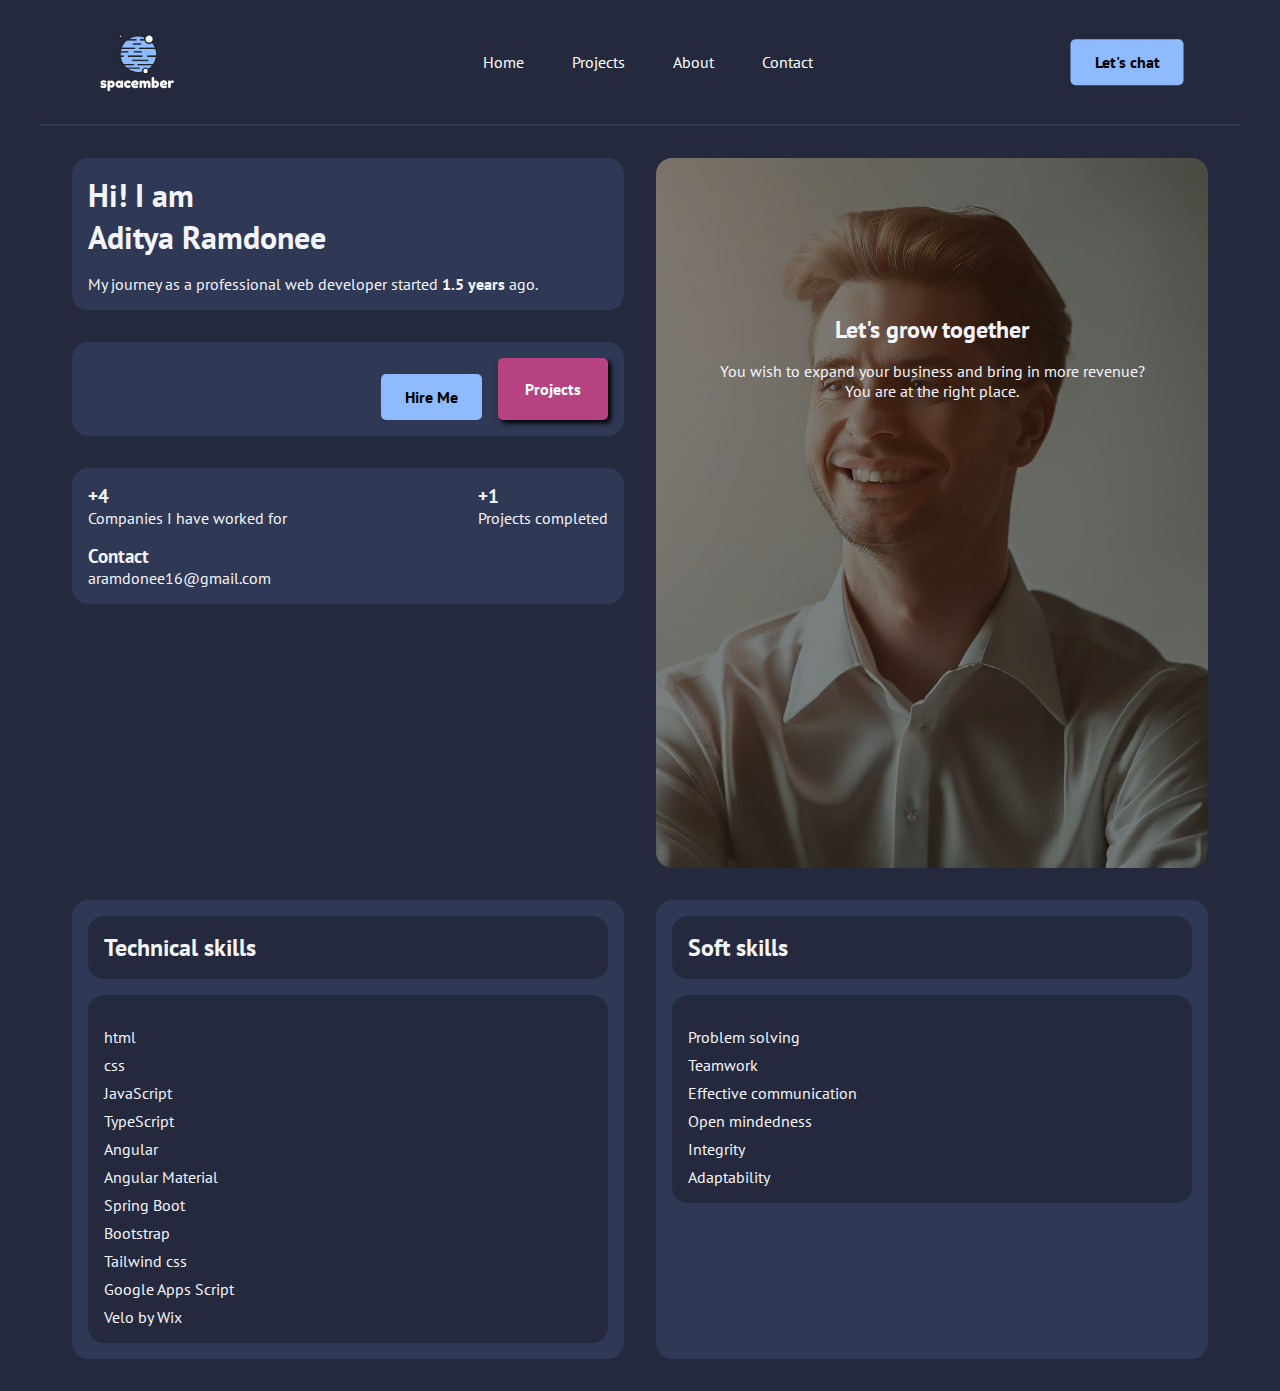
<file: index.html>
<!DOCTYPE html>
<html lang="en">
  <head>
    <meta charset="UTF-8" />
    <meta http-equiv="X-UA-Compatible" content="IE=edge" />
    <meta name="viewport" content="width=device-width, initial-scale=1.0" />
    <title>Portfolio</title>
    <link rel="stylesheet" href="index.css" />
    <link
      rel="stylesheet"
      href="https://cdnjs.cloudflare.com/ajax/libs/font-awesome/6.4.0/css/all.min.css"
      integrity="sha512-iecdLmaskl7CVkqkXNQ/ZH/XLlvWZOJyj7Yy7tcenmpD1ypASozpmT/E0iPtmFIB46ZmdtAc9eNBvH0H/ZpiBw=="
      crossorigin="anonymous"
      referrerpolicy="no-referrer"
    />

    <script src="index.js"></script>
  </head>

  <body>
    <nav id="navbar" class="navbar">
      <div class="navbar__container">
        <a class="navbar__logo" href="index.html"></a>
        <a class="navbar__hamberger-icon" onclick="toggleNavbar()">
          <i class="fa fa-bars fa-2x"></i>
        </a>
      </div>

      <ul id="navbarItems" class="navbar__items">
        <li class="navbar__items-item">
          <i class="fa-solid fa-house-chimney"></i>
          <a href="index.html">Home</a>
        </li>
        <li class="navbar__items-item">
          <i class="fa-solid fa-check"></i>
          <a href="projects.html">Projects</a>
        </li>
        <li class="navbar__items-item">
          <i class="fa-solid fa-circle-question"></i>
          <a href="#">About</a>
        </li>
        <li class="navbar__items-item">
          <i class="fa-solid fa-phone"></i>
          <a href="#">Contact</a>
        </li>
        <button id="buttonChat" class="button">Let's chat</button>
      </ul>


      <button id="buttonArrowUp" class="button button-arrow button-arrow--up">
        <i class="fa-solid fa-arrow-up"></i>
      </button>

      <button
        id="buttonArrowDown"
        class="button button-arrow button-arrow--down"
      >
        <i class="fa-solid fa-arrow-down"></i>
      </button>
    </nav>

    <section id="hero" class="hero">
      <section id="heroIntroduction" class="hero__introduction">
        <article class="hero__introduction-title">
          <h1>
            Hi! I am
            <i class="fa-solid fa-code"></i>
            <br />
            Aditya Ramdonee
          </h1>
          <p>
            My journey as a professional web developer started
            <strong>1.5 years</strong> ago.
          </p>
        </article>
        <div class="hero__introduction-options">
          <button class="button">Hire Me</button>
          <button
            class="button button-large button-shadow button-view_projects"
            onclick="viewProjects()"
          >
            Projects <i class="fa-solid fa-arrow-up-right-from-square"></i>
          </button>
        </div>
        <article class="hero__introduction-info">
          <div class="hero__introduction-info-item">
            <h3>+4</h3>
            <p class="text-sm">Companies I have worked for</p>
          </div>
          <div class="hero__introduction-info-item">
            <h3>+1</h3>
            <p>Projects completed</p>
          </div>
          <div class="hero__introduction-info-item">
            <h3>Contact</h3>
            <p>aramdonee16@gmail.com</p>
          </div>
        </article>
      </section>

      <section id="heroPortrait" class="hero__portrait">
        <div class="hero__portrait-description">
          <h2>Let's grow together</h2>
          <p>
            You wish to expand your business and bring in more revenue?
            <br />
            You are at the right place.
          </p>
        </div>

        <div class="social-media">
          <a href="#"><i class="fa-brands fa-github fa-2x"></i></a>
          <a href="#"><i class="fa-brands fa-facebook fa-2x"></i></a>
          <a href="#"><i class="fa-brands fa-linkedin fa-2x"></i></a>
        </div>
      </section>
    </section>

    <section id="skills" class="skills">
      <article class="skills__item skills__item--technical">
        <h2>Technical skills</h2>
        <ul class="skills__item_list">
          <li>
            html
            <i class="fa-solid fa-face-smile"></i>
          </li>
          <li>
            css
            <i class="fa-solid fa-face-smile"></i>
          </li>
          <li>
            JavaScript
            <i class="fa-solid fa-face-smile"></i>
          </li>
          <li>
            TypeScript
            <i class="fa-solid fa-face-smile"></i>
          </li>
          <li>
            Angular
            <i class="fa-solid fa-face-smile"></i>
          </li>
          <li>
            Angular Material
            <i class="fa-solid fa-face-smile"></i>
          </li>
          <li>
            Spring Boot
            <i class="fa-solid fa-face-smile"></i>
          </li>
          <li>
            Bootstrap
            <i class="fa-solid fa-face-smile"></i>
          </li>
          <li>
            Tailwind css
            <i class="fa-solid fa-face-smile"></i>
          </li>
          <li>
            Google Apps Script
            <i class="fa-solid fa-face-smile"></i>
          </li>
          <li>
            Velo by Wix
            <i class="fa-solid fa-face-smile"></i>
          </li>
        </ul>
      </article>

      <article class="skills__item skills__item--soft">
        <h2>Soft skills</h2>
        <ul class="skills__item_list">
          <li>
            Problem solving
            <i class="fa-solid fa-face-smile"></i>
          </li>
          <li>
            Teamwork
            <i class="fa-solid fa-face-smile"></i>
          </li>
          <li>
            Effective communication
            <i class="fa-solid fa-face-smile"></i>
          </li>
          <li>
            Open mindedness
            <i class="fa-solid fa-face-smile"></i>
          </li>
          <li>
            Integrity
            <i class="fa-solid fa-face-smile"></i>
          </li>
          <li>
            Adaptability
            <i class="fa-solid fa-face-smile"></i>
          </li>
        </ul>
      </article>
    </section>
  </body>
</html>
</file>
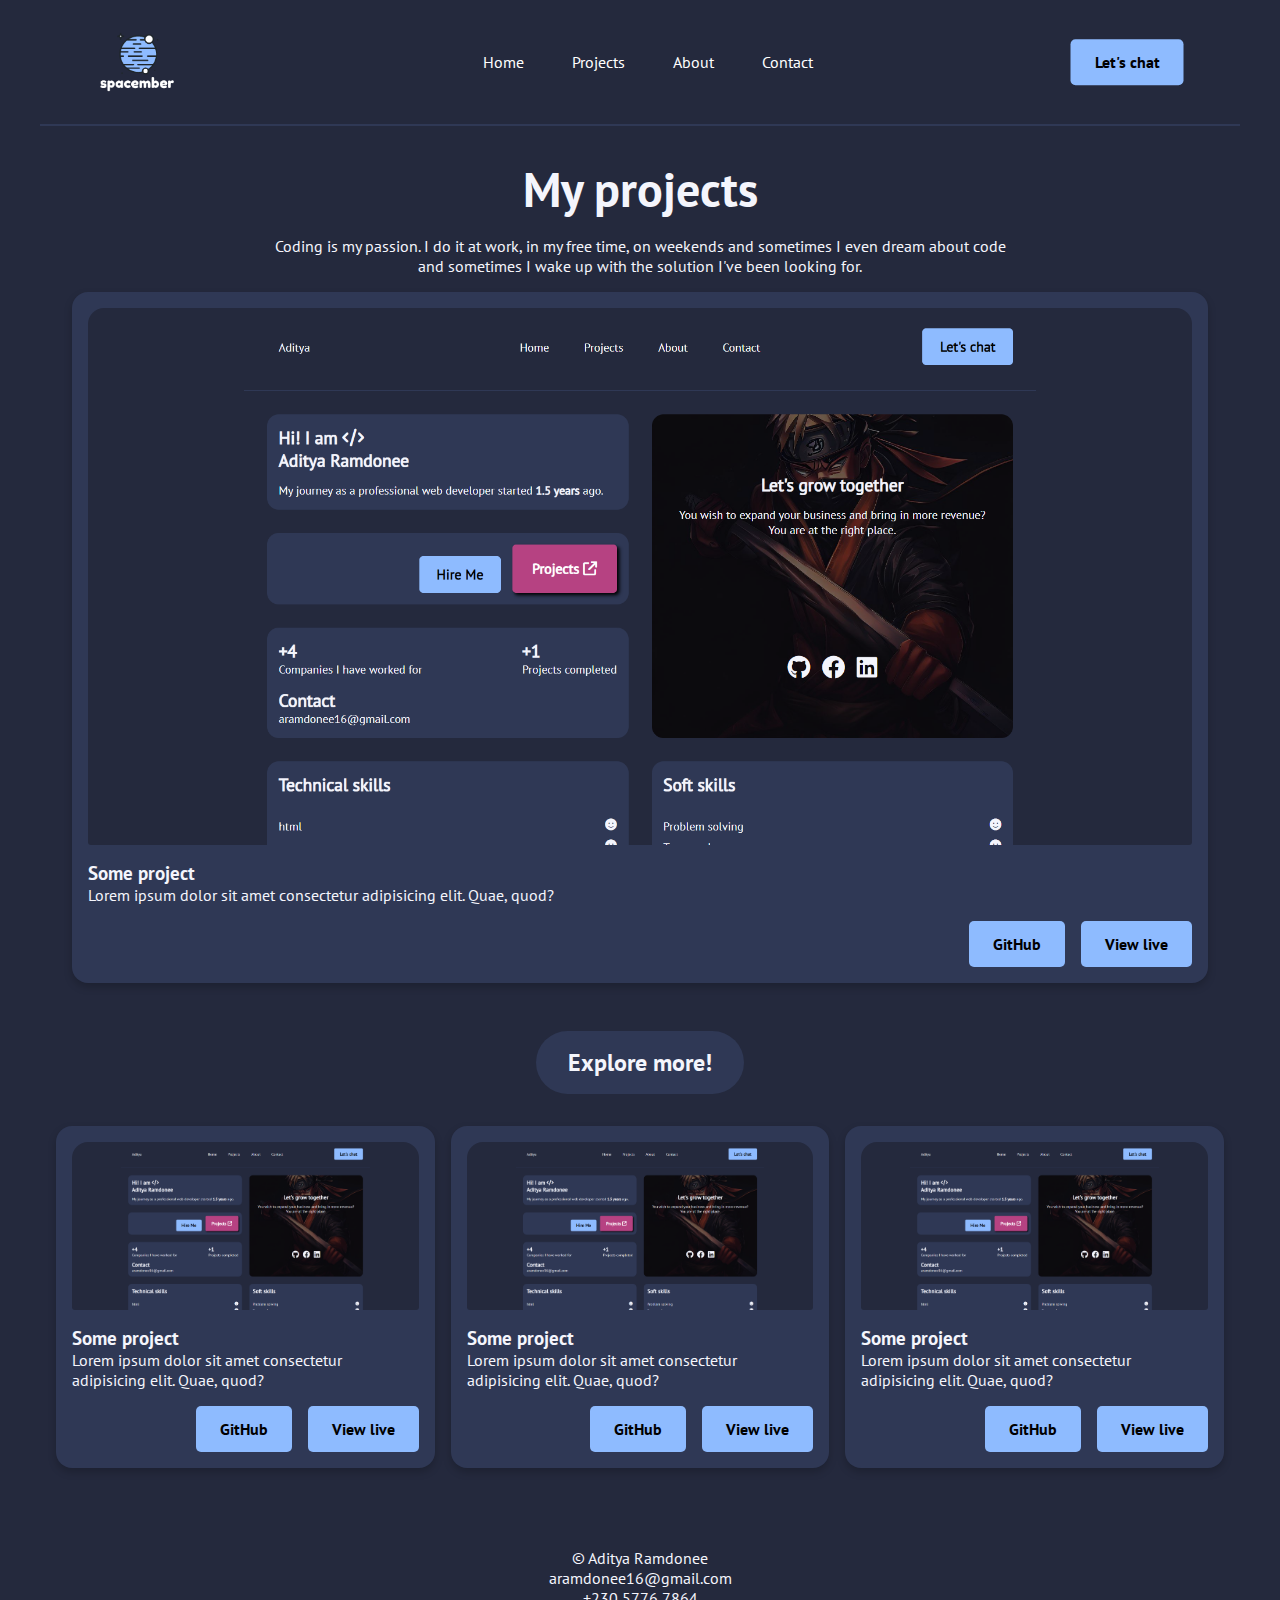
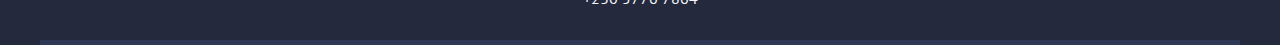
<file: projects.html>
<!DOCTYPE html>
<html lang="en">
  <head>
    <meta charset="UTF-8" />
    <meta http-equiv="X-UA-Compatible" content="IE=edge" />
    <meta name="viewport" content="width=device-width, initial-scale=1.0" />
    <title>Projects</title>
    <link rel="stylesheet" href="projects.css" />
    <link
      rel="stylesheet"
      href="https://cdnjs.cloudflare.com/ajax/libs/font-awesome/6.4.0/css/all.min.css"
      integrity="sha512-iecdLmaskl7CVkqkXNQ/ZH/XLlvWZOJyj7Yy7tcenmpD1ypASozpmT/E0iPtmFIB46ZmdtAc9eNBvH0H/ZpiBw=="
      crossorigin="anonymous"
      referrerpolicy="no-referrer"
    />

    <script src="index.js"></script>
  </head>
  <body>
    <nav id="navbar" class="navbar">
      <div class="navbar__container">
        <a class="navbar__logo" href="index.html"></a>
        <a class="navbar__hamberger-icon" onclick="toggleNavbar()">
          <i class="fa fa-bars fa-2x"></i>
        </a>
      </div>

      <ul id="navbarItems" class="navbar__items">
        <li class="navbar__items-item">
          <i class="fa-solid fa-house-chimney"></i>
          <a href="index.html">Home</a>
        </li>
        <li class="navbar__items-item">
          <i class="fa-solid fa-check"></i>
          <a href="projects.html">Projects</a>
        </li>
        <li class="navbar__items-item">
          <i class="fa-solid fa-circle-question"></i>
          <a href="#">About</a>
        </li>
        <li class="navbar__items-item">
          <i class="fa-solid fa-phone"></i>
          <a href="#">Contact</a>
        </li>
        <button id="buttonChat" class="button button-medium">Let's chat</button>
      </ul>
    </nav>

    <header id="bestProject" class="best_project">
      <article class="best_project__introduction">
        <h1>My projects</h1>
        <p class="text-justify">
          Coding is my passion. I do it at work, in my free time, on weekends
          and sometimes I even dream about code <br> and sometimes I wake up with the
          solution I've been looking for.
        </p>
      </article>
      <section class="card">
        <img class="card-image" src="assets/images/portfolio.png" />
        <div class="card-description">
          <h3>Some project</h3>
          <p>
            Lorem ipsum dolor sit amet consectetur adipisicing elit. Quae, quod?
          </p>
        </div>
        <div class="card-options">
          <button class="button button-card">
            GitHub <i class="fa-solid fa-arrow-up-right-from-square"></i>
          </button>
          <button class="button button-card">
            View live <i class="fa-solid fa-arrow-up-right-from-square"></i>
          </button>
        </div>
      </section>
    </header>

    <div class="separator">
      <h2 class="separator__title">Explore more!</h2>
    </div>

    <section id="projects" class="projects">
      <section class="card">
        <img class="card-image" src="assets/images/portfolio.png" />
        <div class="card-description">
          <h3>Some project</h3>
          <p>
            Lorem ipsum dolor sit amet consectetur adipisicing elit. Quae, quod?
          </p>
        </div>
        <div class="card-options">
          <button class="button button-card">
            GitHub <i class="fa-solid fa-arrow-up-right-from-square"></i>
          </button>
          <button class="button button-card">
            View live <i class="fa-solid fa-arrow-up-right-from-square"></i>
          </button>
        </div>
      </section>
      <section class="card">
        <img class="card-image" src="assets/images/portfolio.png" />
        <div class="card-description">
          <h3>Some project</h3>
          <p>
            Lorem ipsum dolor sit amet consectetur adipisicing elit. Quae, quod?
          </p>
        </div>
        <div class="card-options">
          <button class="button button-card">
            GitHub <i class="fa-solid fa-arrow-up-right-from-square"></i>
          </button>
          <button class="button button-card">
            View live <i class="fa-solid fa-arrow-up-right-from-square"></i>
          </button>
        </div>
      </section>
      <section class="card">
        <img class="card-image" src="assets/images/portfolio.png" />
        <div class="card-description">
          <h3>Some project</h3>
          <p>
            Lorem ipsum dolor sit amet consectetur adipisicing elit. Quae, quod?
          </p>
        </div>
        <div class="card-options">
          <button class="button button-card">
            GitHub <i class="fa-solid fa-arrow-up-right-from-square"></i>
          </button>
          <button class="button button-card">
            View live <i class="fa-solid fa-arrow-up-right-from-square"></i>
          </button>
        </div>
      </section>
    </section>

    <footer id="footer" class="footer">
      <div class="social-media">
        <a href="#"><i class="fa-brands fa-github fa-2xl"></i></a>
        <a href="#"><i class="fa-brands fa-facebook fa-2xl"></i></a>
        <a href="#"><i class="fa-brands fa-linkedin fa-2xl"></i></a>
      </div>
      <ul class="footer__contact">
        <li>&copy Aditya Ramdonee</li>
        <li>aramdonee16@gmail.com</li>
        <li>+230 5776 7864</li>
      </ul>
    </footer>
  </body>
</html>
</file>
<file: index.css>
@import "globalstyle.css";

/* ------------------------------- section hero (introduction + portrait) ------------------------------- */
.hero {
  display: flex;
  flex-direction: column;
  padding: 1rem;
  gap: 1rem;
}

/* ------------------------------- section introduction ------------------------------- */
.hero__introduction {
  height: calc(100vh - 98px);
  display: flex;
  flex-direction: column;
  gap: 2rem;
}

.hero__introduction-title,
.hero__introduction-options,
.hero__introduction-info {
  background-color: var(--color-secondary);
  border-radius: 1rem;
  padding: 1rem;
}

.hero__introduction-title {
  display: flex;
  flex-direction: column;
  gap: 1rem;
}

.hero__introduction-title h1 {
  font-size: 2rem;
}

.hero__introduction-options {
  display: flex;
  justify-content: end;
  align-items: end;
  gap: 1rem;
}

.hero__introduction-info {
  display: flex;
  justify-content: space-between;
  flex-wrap: wrap;
  gap: 1rem;
}

.hero__introduction-info-item {
  display: flex;
  flex-direction: column;
}

/* ------------------------------- section portrait ------------------------------- */

.hero__portrait {
  height: 100vh;
  display: flex;
  flex-direction: column;
  justify-content: space-around;
  align-items: center;
  text-align: center;
  position: relative;
  border-radius: 1rem;
  background: linear-gradient(rgba(0, 0, 0, 0.5), rgba(0, 0, 0, 0.5)),
    url("assets/images/a-happy-employee.jpg") center/cover;
}

.hero__portrait-description {
  position: relative;
  display: flex;
  flex-direction: column;
  gap: 1rem;
}

.hero__portrait-description h1 {
  font-size: 2rem;
}

/* ------------------------------- section skills ------------------------------- */

.skills {
  padding: 1rem;
  display: flex;
  flex-direction: column;
  justify-content: center;
  gap: 1rem;
}

.skills__item {
  background-color: var(--color-secondary);
  padding: 1rem;
  border-radius: 1rem;
}

.skills__item h2 {
  margin-bottom: 1rem;
}

.skills__item h2,
.skills__item_list {
  padding: 1rem;
  background-color: var(--color-background);
  border-radius: 1rem;
}

.skills__item_list {
  padding-top: 2rem;
  display: flex;
  flex-direction: column;
  gap: 0.5rem;
}

.skills__item_list li {
  display: flex;
  justify-content: space-between;
}
/*  */

/* ------------------------------- media queries ------------------------------- */

@media only screen and (min-width: 640px) {
}

@media only screen and (min-width: 768px) {
  .hero {
    flex-direction: row;
    height: calc(100vh - 152px);
  }
  .hero__introduction,
  .hero__portrait {
    flex: 1;
    height: auto;
  }
  .skills {
    flex-direction: row;
  }
  .skills__item {
    flex: 1;
  }
}

@media only screen and (min-width: 1024px) {
  .hero {
    height: calc(100vh - 190px);
    padding: 2rem;
    gap: 2rem;
  }

  .skills {
    gap: 2rem;
    padding: 0 2rem 2rem;
  }
}
</file>
<file: projects.css>
@import "globalstyle.css";

/* ------------------------------- card ------------------------------- */

.card {
  background-color: var(--color-secondary);
  border-radius: 1rem;
  box-shadow: 0 4px 8px 0 rgba(0, 0, 0, 0.2);
  transition: 0.3s;
  padding: 1rem;
  display: flex;
  flex-direction: column;
  /* justify-content: space-between; */
  gap: 1rem;
}

.card:hover {
  box-shadow: 0 8px 20px 0 rgba(0, 0, 0, 0.2);
}

.card-image {
  width: 100%;
  height: auto;
  border-radius: 1rem 1rem 3px 3px;
}

.card-options {
  display: flex;
  justify-content: end;
  gap: 1rem;
}

/* ------------------------------- section best project ------------------------------- */

.best_project {
  /* height: calc(100vh - 130px); */
  background-color: var(--color-background);
  padding: 1rem;
  display: flex;
  flex-direction: column;
  gap: 1rem;
}

.best_project__introduction {
  display: flex;
  flex-direction: column;
  gap: 1rem;
}

/* ------------------------------- section projects ------------------------------- */

.separator {
  background-color: var(--color-background);
  display: flex;
  justify-content: center;
}

.separator__title {
  margin: 1rem 0;
  background-color: var(--color-secondary);
  padding: 1rem 2rem;
  border-radius: 20rem;
}

.projects {
  display: flex;
  flex-direction: column;
  justify-content: center;
  background-color: var(--color-background);
  padding: 1rem;
  gap: 1rem;
}

/* ------------------------------- footer ------------------------------- */

.footer {
  border-bottom: 5px solid var(--color-secondary);
  padding: 2rem;
  display: flex;
  flex-direction: column;
  align-items: center;
  gap: 2rem;
}

.footer__contact {
  text-align: center;
}

@media only screen and (min-width: 640px) {
}

@media only screen and (min-width: 768px) {
  .best_project {
    padding: 2rem;
    /* height: calc(100vh - 182px); */
  }
  .projects {
    flex-direction: row;
  }
}

@media only screen and (min-width: 1024px) {
  .best_project__introduction {
    text-align: center;
  }

  .best_project__introduction h1 {
    font-size: 3rem;
  }
}
</file>
